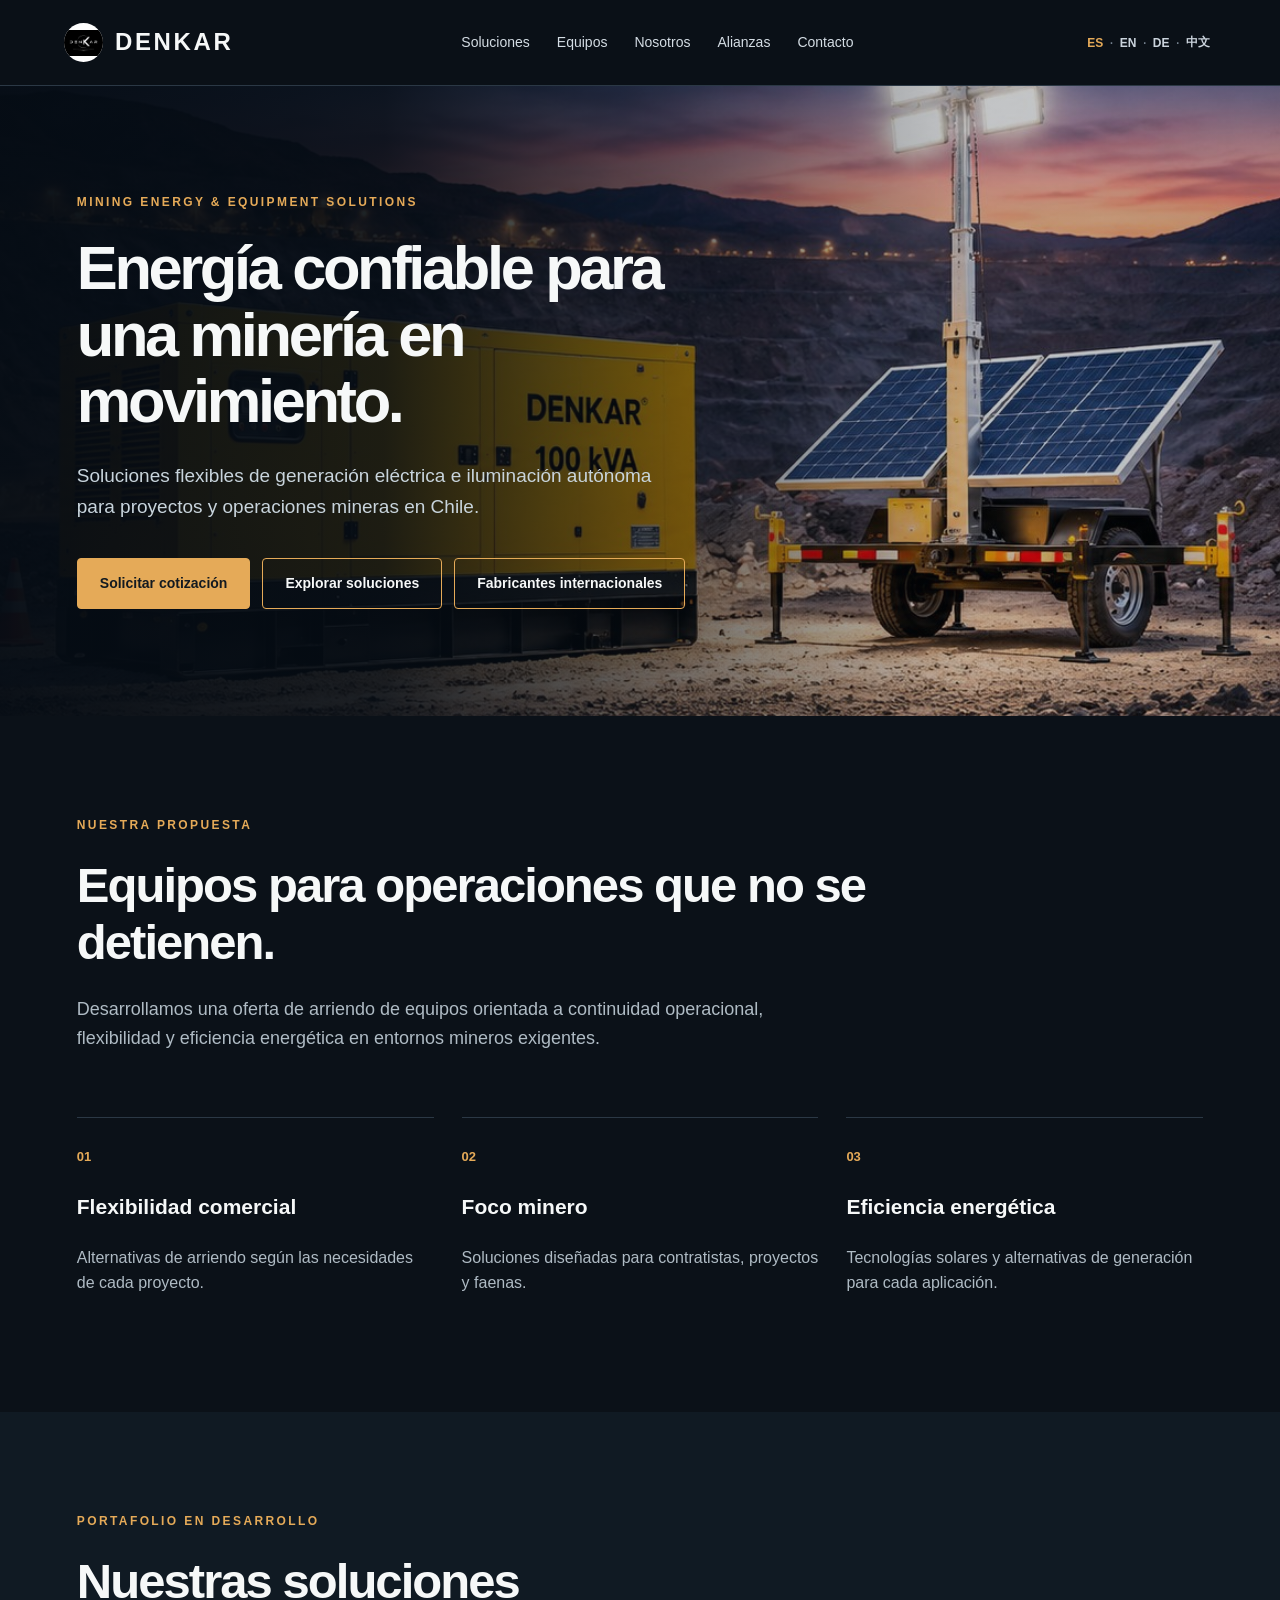
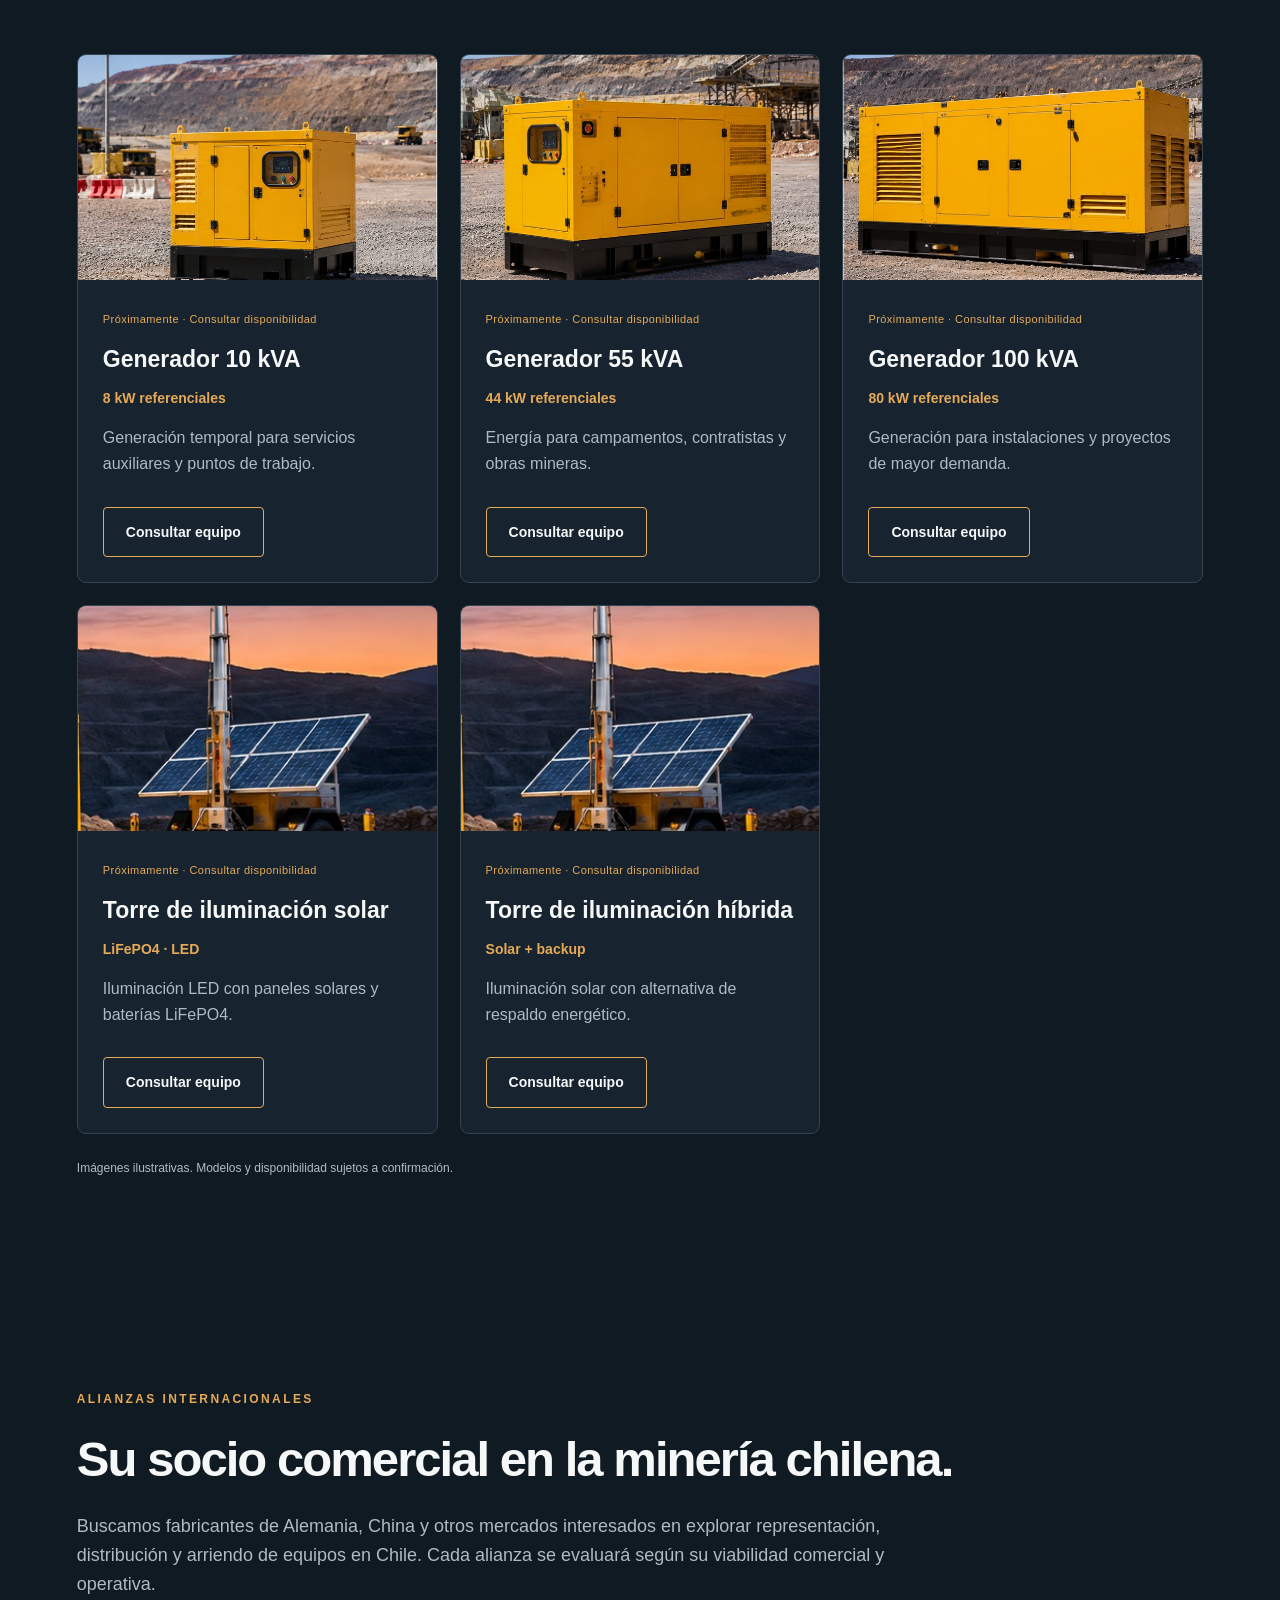
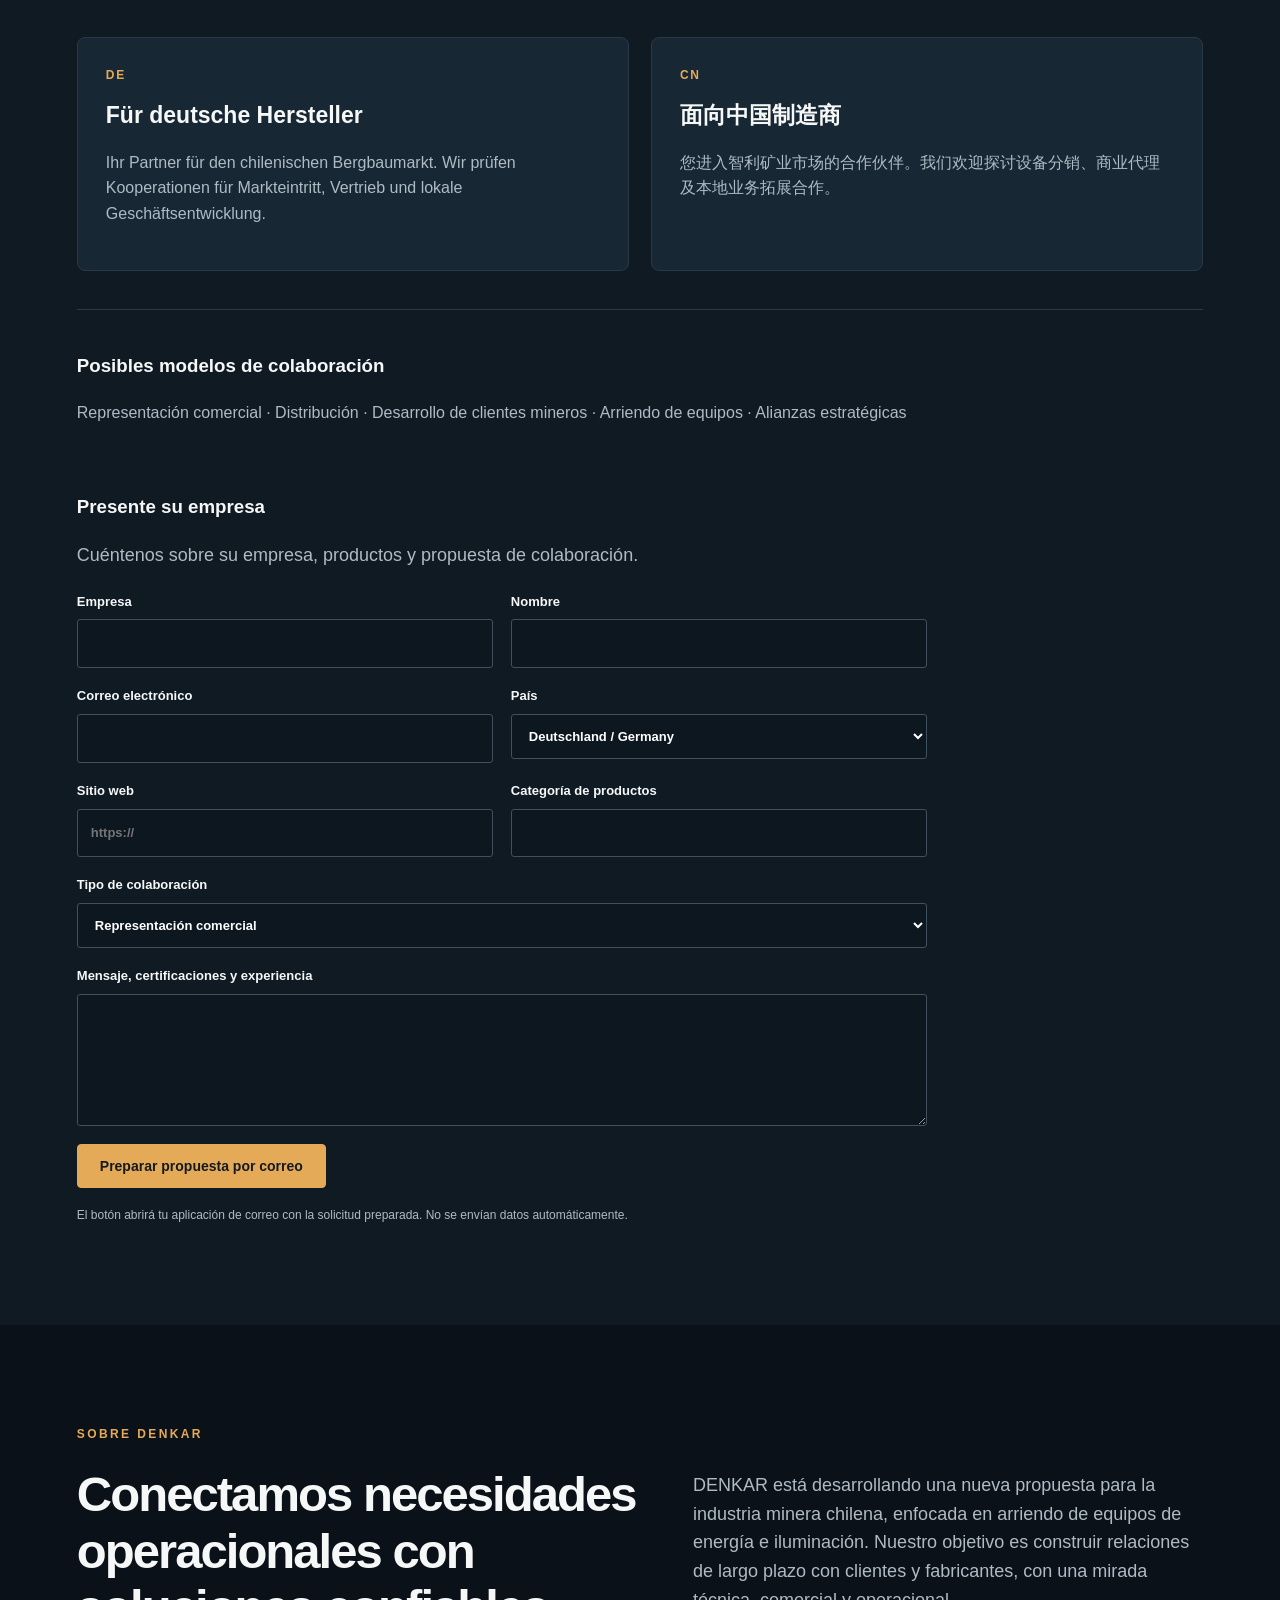
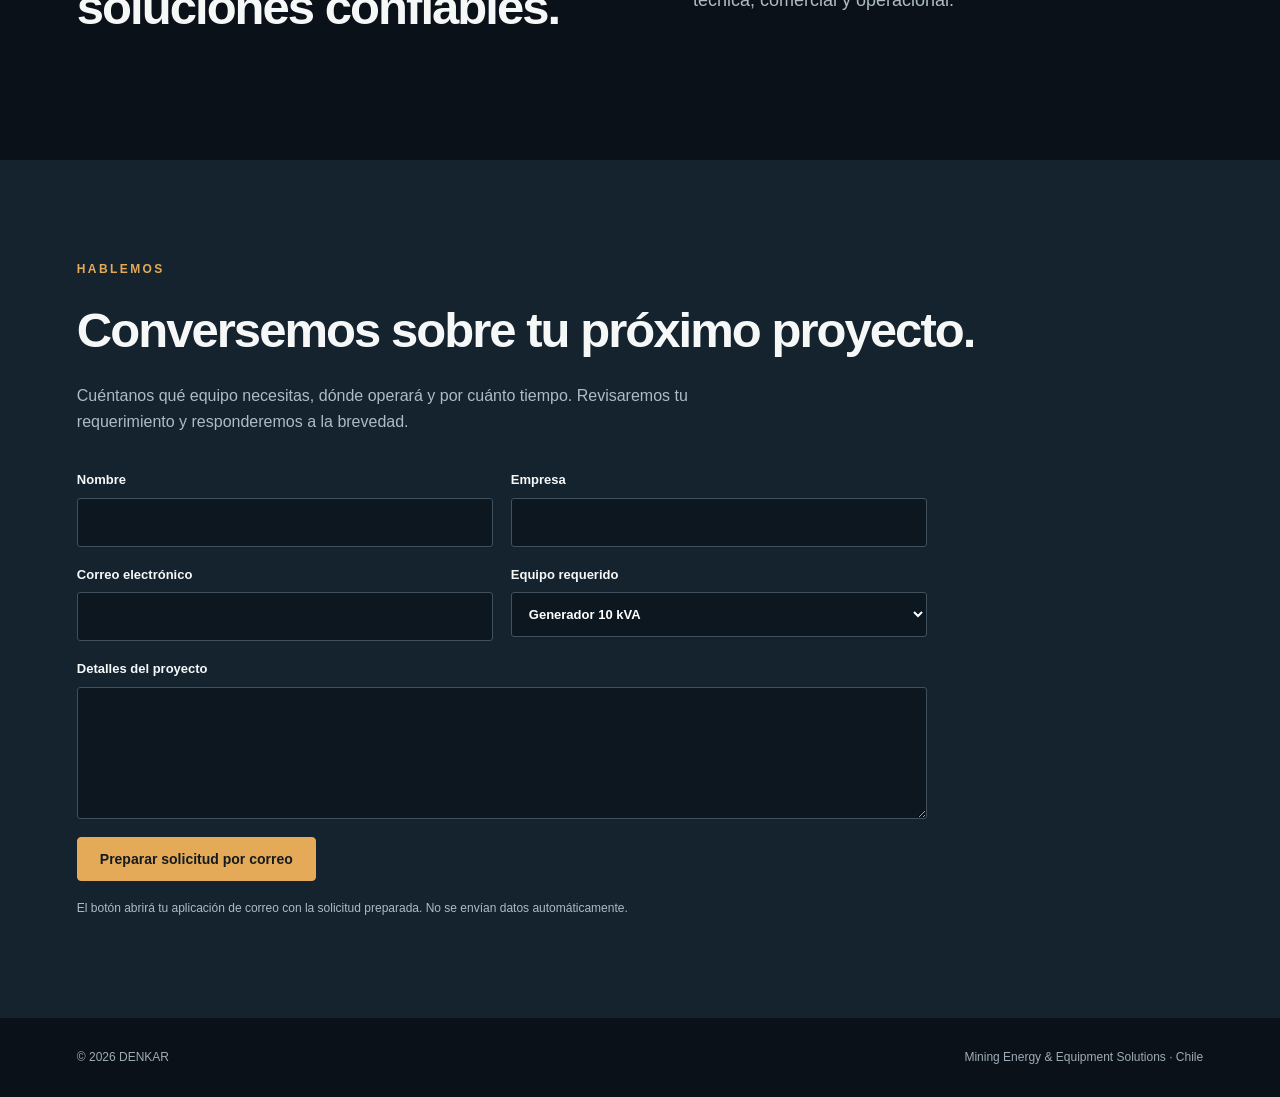
<file: index.html>
<!DOCTYPE html>
<html lang="es"><head><meta charset="utf-8"/><meta content="width=device-width,initial-scale=1" name="viewport"/><meta content="DENKAR: soluciones de arriendo de generadores y torres de iluminación solar para minería en Chile." name="description"/><title>DENKAR | Mining Energy &amp; Equipment Solutions</title><link href="favicon.png" rel="icon"/><link href="styles.css" rel="stylesheet"/></head><body>
<header class="nav"><a class="brand" href="#home"><img alt="DENKAR logo" src="denkar-logo.png"/><span>DENKAR</span></a><nav><a data-i18n="navSolutions" href="#solutions">Soluciones</a><a data-i18n="navEquipment" href="#equipment">Equipos</a><a data-i18n="navAbout" href="#about">Nosotros</a><a data-i18n="navPartners" href="#partners">Alianzas internacionales</a><a data-i18n="navContact" href="#contact">Contacto</a></nav><div class="langs"><button aria-label="Español" id="es" type="button">ES</button><span>·</span><button aria-label="English" id="en" type="button">EN</button><span>·</span><button aria-label="Deutsch" id="de" type="button">DE</button><span>·</span><button aria-label="简体中文" id="zh" type="button">中文</button></div></header>
<main><section class="hero" id="home"><div class="hero-inner"><div class="eyebrow" data-i18n="eyebrow">MINING ENERGY &amp; EQUIPMENT SOLUTIONS</div><h1 data-i18n="headline">Energía confiable para una minería en movimiento.</h1><p data-i18n="heroText">Soluciones flexibles de generación eléctrica e iluminación autónoma para proyectos y operaciones mineras en Chile.</p><div class="actions"><a class="btn primary" data-i18n="cta" href="#contact">Solicitar cotización</a><a class="btn outline" data-i18n="explore" href="#equipment">Explorar soluciones</a><a class="btn outline" data-i18n="partnerCta" href="#partners">Alianzas internacionales</a></div></div></section>
<section class="section intro" id="solutions"><div class="section-label" data-i18n="solutionLabel">NUESTRA PROPUESTA</div><h2 data-i18n="solutionTitle">Equipos para operaciones que no se detienen.</h2><p data-i18n="solutionText">Desarrollamos una oferta de arriendo de equipos orientada a continuidad operacional, flexibilidad y eficiencia energética en entornos mineros exigentes.</p><div class="features"><div><strong>01</strong><h3 data-i18n="feature1">Flexibilidad comercial</h3><p data-i18n="feature1Text">Alternativas de arriendo según las necesidades de cada proyecto.</p></div><div><strong>02</strong><h3 data-i18n="feature2">Foco minero</h3><p data-i18n="feature2Text">Soluciones diseñadas para contratistas, proyectos y faenas.</p></div><div><strong>03</strong><h3 data-i18n="feature3">Eficiencia energética</h3><p data-i18n="feature3Text">Tecnologías solares y alternativas de generación para cada aplicación.</p></div></div></section>
<section class="section equipment" id="equipment"><div class="section-label" data-i18n="equipmentLabel">PORTAFOLIO EN DESARROLLO</div><h2 data-i18n="equipmentTitle">Nuestras soluciones</h2><div class="cards"><article class="equipment-card"><img alt="Generador eléctrico en entorno minero" class="equipment-photo" loading="lazy" src="generador-10kva.jpg"/><div class="card-content"><span class="tag" data-i18n="development">Portafolio en evaluación · Consultar disponibilidad</span><h3 data-i18n="product_g10">Generador 10 kVA</h3><p class="equipment-meta">8 kW referenciales</p><p data-i18n="desc_g10">Solución de arriendo para proyectos mineros. Especificaciones sujetas a selección del fabricante.</p><a class="btn outline" data-i18n="productCta" href="#contact">Consultar equipo</a></div></article><article class="equipment-card"><img alt="Generador eléctrico en entorno minero" class="equipment-photo" loading="lazy" src="generador-55kva.jpg"/><div class="card-content"><span class="tag" data-i18n="development">Portafolio en evaluación · Consultar disponibilidad</span><h3 data-i18n="product_g55">Generador 55 kVA</h3><p class="equipment-meta">44 kW referenciales</p><p data-i18n="desc_g55">Solución de arriendo para proyectos mineros. Especificaciones sujetas a selección del fabricante.</p><a class="btn outline" data-i18n="productCta" href="#contact">Consultar equipo</a></div></article><article class="equipment-card"><img alt="Generador eléctrico en entorno minero" class="equipment-photo" loading="lazy" src="generador-100kva.jpg"/><div class="card-content"><span class="tag" data-i18n="development">Portafolio en evaluación · Consultar disponibilidad</span><h3 data-i18n="product_g100">Generador 100 kVA</h3><p class="equipment-meta">80 kW referenciales</p><p data-i18n="desc_g100">Solución de arriendo para proyectos mineros. Especificaciones sujetas a selección del fabricante.</p><a class="btn outline" data-i18n="productCta" href="#contact">Consultar equipo</a></div></article><article class="equipment-card"><img alt="Torre solar en entorno minero" class="equipment-photo" loading="lazy" src="torres-solares-mineria.jpg"/><div class="card-content"><span class="tag" data-i18n="development">Portafolio en evaluación · Consultar disponibilidad</span><h3 data-i18n="product_solar">Torre de iluminación solar</h3><p class="equipment-meta">LiFePO4 · LED</p><p data-i18n="desc_solar">Solución de arriendo para proyectos mineros. Especificaciones sujetas a selección del fabricante.</p><a class="btn outline" data-i18n="productCta" href="#contact">Consultar equipo</a></div></article><article class="equipment-card"><img alt="Torre solar en entorno minero" class="equipment-photo" loading="lazy" src="torres-solares-mineria.jpg"/><div class="card-content"><span class="tag" data-i18n="development">Portafolio en evaluación · Consultar disponibilidad</span><h3 data-i18n="product_hybrid">Torre de iluminación híbrida</h3><p class="equipment-meta">Solar + backup</p><p data-i18n="desc_hybrid">Solución de arriendo para proyectos mineros. Especificaciones sujetas a selección del fabricante.</p><a class="btn outline" data-i18n="productCta" href="#contact">Consultar equipo</a></div></article></div><p class="visual-note" data-i18n="visualNote">Imágenes ilustrativas. Modelos y disponibilidad sujetos a confirmación.</p></section>
<section class="section partners" id="partners"><div class="section-label" data-i18n="partnerLabel">ALIANZAS INTERNACIONALES</div><h2 data-i18n="partnerTitle">Su socio comercial en la minería chilena.</h2><p class="partner-intro" data-i18n="partnerIntro">Buscamos fabricantes de Alemania, China y otros mercados que quieran explorar oportunidades de distribución, representación y arriendo de equipos en Chile. Evaluamos cada alianza según su viabilidad comercial y operativa.</p><div class="partner-columns"><article><div class="partner-mark">DE</div><h3>Für deutsche Hersteller</h3><p>Ihr Partner für den chilenischen Bergbaumarkt. Wir prüfen Kooperationen für Markteintritt, Vertrieb und lokale Geschäftsentwicklung.</p></article><article><div class="partner-mark">CN</div><h3>面向中国制造商</h3><p>您进入智利矿业市场的合作伙伴。我们欢迎探讨设备分销、商业代理及本地业务拓展合作。</p></article></div><div class="partner-services"><h3 data-i18n="partnerServicesTitle">Posibles modelos de colaboración</h3><p data-i18n="partnerServices">Representación comercial · Distribución · Desarrollo de clientes mineros · Arriendo de equipos · Alianzas estratégicas</p></div><h3 data-i18n="partnerFormTitle">Presente su empresa</h3><p class="partner-intro" data-i18n="partnerFormIntro">Cuéntenos sobre su empresa, sus productos y la colaboración que propone.</p><form id="partnerForm"><label><span data-i18n="company">Empresa</span><input maxlength="160" name="company" required=""/></label><label><span data-i18n="name">Nombre</span><input maxlength="120" name="name" required=""/></label><label><span data-i18n="email">Correo electrónico</span><input maxlength="160" name="email" required="" type="email"/></label><label><span data-i18n="country">País</span><select name="country" required=""><option value="Germany">Deutschland / Germany</option><option value="China">中国 / China</option><option value="Other">Other / Otro</option></select></label><label><span data-i18n="website">Sitio web</span><input maxlength="200" name="website" placeholder="https://" type="url"/></label><label><span data-i18n="productCategory">Categoría de productos</span><input maxlength="200" name="products" required=""/></label><label class="wide"><span data-i18n="collaboration">Tipo de colaboración propuesta</span><select name="model"><option data-i18n="representation" value="Commercial representation">Representación comercial</option><option data-i18n="distribution" value="Distribution">Distribución</option><option data-i18n="rentalPartnership" value="Equipment rental partnership">Alianza de arriendo</option><option data-i18n="other" value="Other">Otra solución</option></select></label><label class="wide"><span data-i18n="partnerMessage">Mensaje, certificaciones y experiencia</span><textarea maxlength="2500" name="message" rows="5"></textarea></label><button class="btn primary" data-i18n="partnerSend" type="submit">Preparar propuesta por correo</button><p class="form-note" data-i18n="formNote">El botón abrirá tu aplicación de correo con la solicitud preparada. No se envían datos automáticamente.</p></form></section>
<section class="section about" id="about"><div><div class="section-label" data-i18n="aboutLabel">SOBRE DENKAR</div><h2 data-i18n="aboutTitle">Conectamos necesidades operacionales con soluciones confiables.</h2></div><p data-i18n="aboutText">DENKAR está desarrollando una nueva propuesta para la industria minera chilena, enfocada en arriendo de equipos de energía e iluminación. Nuestro objetivo es construir relaciones de largo plazo con clientes y fabricantes, con una mirada técnica, comercial y operacional.</p></section>
<section class="section contact" id="contact"><div class="section-label" data-i18n="contactLabel">HABLEMOS</div><h2 data-i18n="contactTitle">Conversemos sobre tu próximo proyecto.</h2><p data-i18n="contactText">Cuéntanos qué equipo necesitas, dónde operará y por cuánto tiempo. Revisaremos tu requerimiento y responderemos a la brevedad.</p><form id="quoteForm"><label><span data-i18n="name">Nombre</span><input maxlength="120" name="name" required=""/></label><label><span data-i18n="company">Empresa</span><input maxlength="120" name="company" required=""/></label><label><span data-i18n="email">Correo electrónico</span><input maxlength="160" name="email" required="" type="email"/></label><label><span data-i18n="equipmentType">Equipo requerido</span><select name="equipment"><option data-i18n="product_g10" value="g10">Generador 10 kVA</option><option data-i18n="product_g55" value="g55">Generador 55 kVA</option><option data-i18n="product_g100" value="g100">Generador 100 kVA</option><option data-i18n="product_solar" value="solar">Torre solar</option><option data-i18n="product_hybrid" value="hybrid">Torre híbrida</option><option data-i18n="other" value="other">Otra solución</option></select></label><label class="wide"><span data-i18n="message">Detalles del proyecto</span><textarea maxlength="2500" name="message" required="" rows="5"></textarea></label><button class="btn primary" data-i18n="send" type="submit">Preparar solicitud por correo</button><p class="form-note" data-i18n="formNote">El botón abrirá tu aplicación de correo con la solicitud preparada. No se envían datos automáticamente.</p></form></section></main><footer><span>© <span id="year"></span> DENKAR</span><span>Mining Energy &amp; Equipment Solutions · Chile</span></footer><script src="script.js"></script></body></html>
</file>
<file: styles.css>
:root{--bg:#0b1118;--surface:#131d27;--text:#f6f8f8;--muted:#afbbc4;--accent:#e5aa58;--line:#2b3845}*{box-sizing:border-box}html{scroll-behavior:smooth}body{margin:0;background:var(--bg);color:var(--text);font-family:Inter,Segoe UI,Arial,sans-serif;line-height:1.6}a{color:inherit;text-decoration:none}.nav{height:86px;padding:0 max(5vw,24px);display:flex;align-items:center;justify-content:space-between;gap:22px;border-bottom:1px solid var(--line);background:#0b1118ee;position:sticky;top:0;z-index:10;backdrop-filter:blur(12px)}.brand{display:flex;align-items:center;gap:12px;font-weight:800;letter-spacing:.12em;font-size:22px}.brand img{width:39px;height:39px;object-fit:contain;border-radius:50%;background:white}.nav nav{display:flex;gap:27px;font-size:14px;color:#d4dde4}.nav nav a:hover,.langs button:hover{color:var(--accent)}.langs{white-space:nowrap;color:#73818e}.langs button{border:0;background:none;color:#cbd4dd;font-weight:700;cursor:pointer;padding:6px}.langs button.active{color:var(--accent)}.hero{min-height:660px;position:relative;overflow:hidden;display:flex;align-items:center;background:radial-gradient(circle at 82% 40%,#35495b 0%,transparent 40%),linear-gradient(110deg,#0b1118 22%,#1b2c39)}.hero-inner{position:relative;z-index:2;max-width:790px;padding:100px max(6vw,25px)}.eyebrow,.section-label{font-size:12px;letter-spacing:.2em;font-weight:800;color:var(--accent);margin-bottom:22px}.hero h1{font-size:clamp(40px,5.6vw,76px);letter-spacing:-.055em;line-height:1.09;margin:0 0 26px}.hero p{font-size:19px;max-width:600px;color:#c8d4dc}.actions{display:flex;gap:12px;flex-wrap:wrap;margin-top:36px}.btn{display:inline-block;border:1px solid var(--accent);padding:13px 22px;font-size:14px;font-weight:750;cursor:pointer;border-radius:4px}.primary{background:var(--accent);color:#131a20}.outline{background:transparent;color:var(--text)}.hero-art{position:absolute;inset:0;opacity:.72;pointer-events:none}.sun{position:absolute;right:12%;top:23%;width:160px;height:160px;border-radius:50%;background:#d7a16b;filter:blur(2px);opacity:.42}.ridge{position:absolute;bottom:-10%;right:-10%;width:90%;height:50%;clip-path:polygon(0 90%,20% 48%,38% 62%,61% 12%,80% 40%,100% 5%,100% 100%,0 100%);background:#253b47}.ridge.two{bottom:-15%;right:-2%;height:38%;background:#152732}.tower{position:absolute;right:24%;bottom:15%;height:310px;width:120px}.pole{position:absolute;bottom:0;left:54px;height:270px;width:8px;background:#09131b}.lamp{position:absolute;top:35px;left:19px;width:90px;height:15px;background:#f2d6a5;box-shadow:0 0 40px #f1c783}.panel{position:absolute;bottom:30px;left:-4px;width:118px;height:45px;transform:skewY(-12deg);background:repeating-linear-gradient(90deg,#263f4f 0 20px,#466779 21px 23px);border:3px solid #a6bac7}.section{padding:100px max(6vw,25px)}.intro>p{max-width:740px;color:var(--muted);font-size:18px}.section h2{font-size:clamp(32px,4vw,49px);letter-spacing:-.04em;line-height:1.15;max-width:780px;margin:0 0 25px}.features{display:grid;grid-template-columns:repeat(3,1fr);gap:28px;margin-top:65px}.features>div{border-top:1px solid var(--line);padding-top:25px}.features strong{color:var(--accent);font-size:13px}.features h3{font-size:21px}.features p,.card-content p{color:var(--muted)}.equipment{background:#101a23}.cards{display:grid;grid-template-columns:repeat(2,1fr);gap:24px;margin-top:45px}.equipment-card{border:1px solid #344451;background:#17232e;overflow:hidden}.equipment-visual{height:245px;position:relative;background:linear-gradient(150deg,#405d68,#1b303b 65%,#10202c);overflow:hidden}.equipment-visual:after{content:"";position:absolute;bottom:0;width:100%;height:35px;background:#253540}.gen-box{position:absolute;width:260px;height:112px;left:calc(50% - 130px);bottom:45px;background:linear-gradient(140deg,#c4c9c9,#737f85);border:8px solid #33444c;border-radius:8px;box-shadow:18px 18px 0 #10212c}.gen-box span{display:inline-block;width:28px;height:65px;background:#324956;margin:16px 12px}.solar-mast{position:absolute;left:50%;bottom:25px;height:180px;width:8px;background:#a4b1b6}.solar-head{position:absolute;left:calc(50% - 50px);top:31px;width:110px;height:14px;background:#e9c78e;box-shadow:0 0 40px #f4d48a}.solar-panel{position:absolute;left:calc(50% - 80px);bottom:40px;width:165px;height:55px;transform:skewY(-10deg);border:4px solid #9bb1be;background:repeating-linear-gradient(90deg,#254b60 0 25px,#567d90 26px 29px)}.card-content{padding:30px}.tag{font-size:11px;color:var(--accent);letter-spacing:.04em}.card-content h3{font-size:25px;margin:14px 0}.about{display:grid;grid-template-columns:1.1fr 1fr;gap:55px;align-items:center}.about p{font-size:18px;color:var(--muted)}.contact{background:#15232e}.contact>p{max-width:690px;color:var(--muted)}form{display:grid;grid-template-columns:repeat(2,1fr);gap:18px;max-width:850px;margin-top:36px}label{display:flex;flex-direction:column;gap:7px;font-size:13px;font-weight:700}input,textarea,select{background:#0d1720;border:1px solid #40505d;color:white;padding:13px;border-radius:3px;font:inherit;width:100%}.wide,.form-note{grid-column:1/-1}.form-note{font-size:12px;color:var(--muted);margin:0}form button{justify-self:start}footer{display:flex;justify-content:space-between;gap:20px;padding:30px max(6vw,25px);font-size:12px;color:#9eacb7}@media(max-width:750px){.nav{height:auto;min-height:74px;flex-wrap:wrap;padding:15px 20px}.nav nav{order:3;width:100%;justify-content:space-between;gap:8px;font-size:12px}.hero{min-height:570px}.hero-inner{padding:70px 25px}.hero-art{opacity:.3}.features,.cards,.about,form{grid-template-columns:1fr}.section{padding:70px 25px}.wide,.form-note{grid-column:auto}footer{flex-direction:column}}

.partners{background:#101a23}.partner-intro{max-width:820px;color:var(--muted);font-size:18px}.partner-columns{display:grid;grid-template-columns:repeat(2,minmax(0,1fr));gap:22px;margin:38px 0}.partner-columns article{padding:28px;background:#172733;border:1px solid var(--line);border-radius:8px}.partner-columns h3{font-size:23px;margin:12px 0}.partner-columns p,.partner-services p{color:var(--muted)}.partner-mark{font-size:12px;letter-spacing:.14em;color:var(--accent);font-weight:800}.partner-services{border-top:1px solid var(--line);padding:22px 0 32px}.partners form{margin-top:22px}.langs{display:flex;align-items:center}.langs button{font-size:12px}@media(max-width:900px){.nav{height:auto;flex-wrap:wrap;padding:14px 22px}.nav nav{order:3;width:100%;flex-wrap:wrap;gap:12px}.partner-columns{grid-template-columns:1fr}}

/* 2027 mining catalog refresh */
.hero{background:linear-gradient(90deg,rgba(5,12,20,.96) 0%,rgba(5,12,20,.83) 34%,rgba(5,12,20,.16) 78%),url('mineria-hero.jpg') center center/cover no-repeat;min-height:630px}
.hero-inner{max-width:780px}.hero h1{font-size:clamp(38px,4.8vw,68px)}
.cards{grid-template-columns:repeat(3,minmax(0,1fr));gap:22px}.equipment-card{border-radius:9px;overflow:hidden}.equipment-photo{display:block;width:100%;height:225px;object-fit:cover}.equipment-card:nth-child(2) img{object-position:55% center}.equipment-card:nth-child(3) img{object-position:75% center}.card-content{padding:25px}.card-content h3{font-size:23px;line-height:1.22}.equipment-meta{color:var(--accent)!important;font-weight:700;font-size:14px}.card-content .btn{margin-top:14px}.visual-note{color:#aebdc7;font-size:12px;margin-top:25px}.section h2{max-width:920px}.brand span{font-size:24px}@media(max-width:1050px){.cards{grid-template-columns:repeat(2,minmax(0,1fr))}}@media(max-width:680px){.cards{grid-template-columns:1fr}.hero{background-position:60% center}.hero-inner{padding:70px 24px}.hero h1{font-size:40px}.equipment-photo{height:230px}}

/* Portada: foto minera sin textos incrustados; el contenido HTML permanece traducible */
.hero{background:linear-gradient(90deg,rgba(5,12,20,.97) 0%,rgba(5,12,20,.90) 30%,rgba(5,12,20,.24) 75%),url("mineria-hero.jpg") 64% center/cover no-repeat}
@media(max-width:680px){.hero{background-position:65% center}}
</file>
